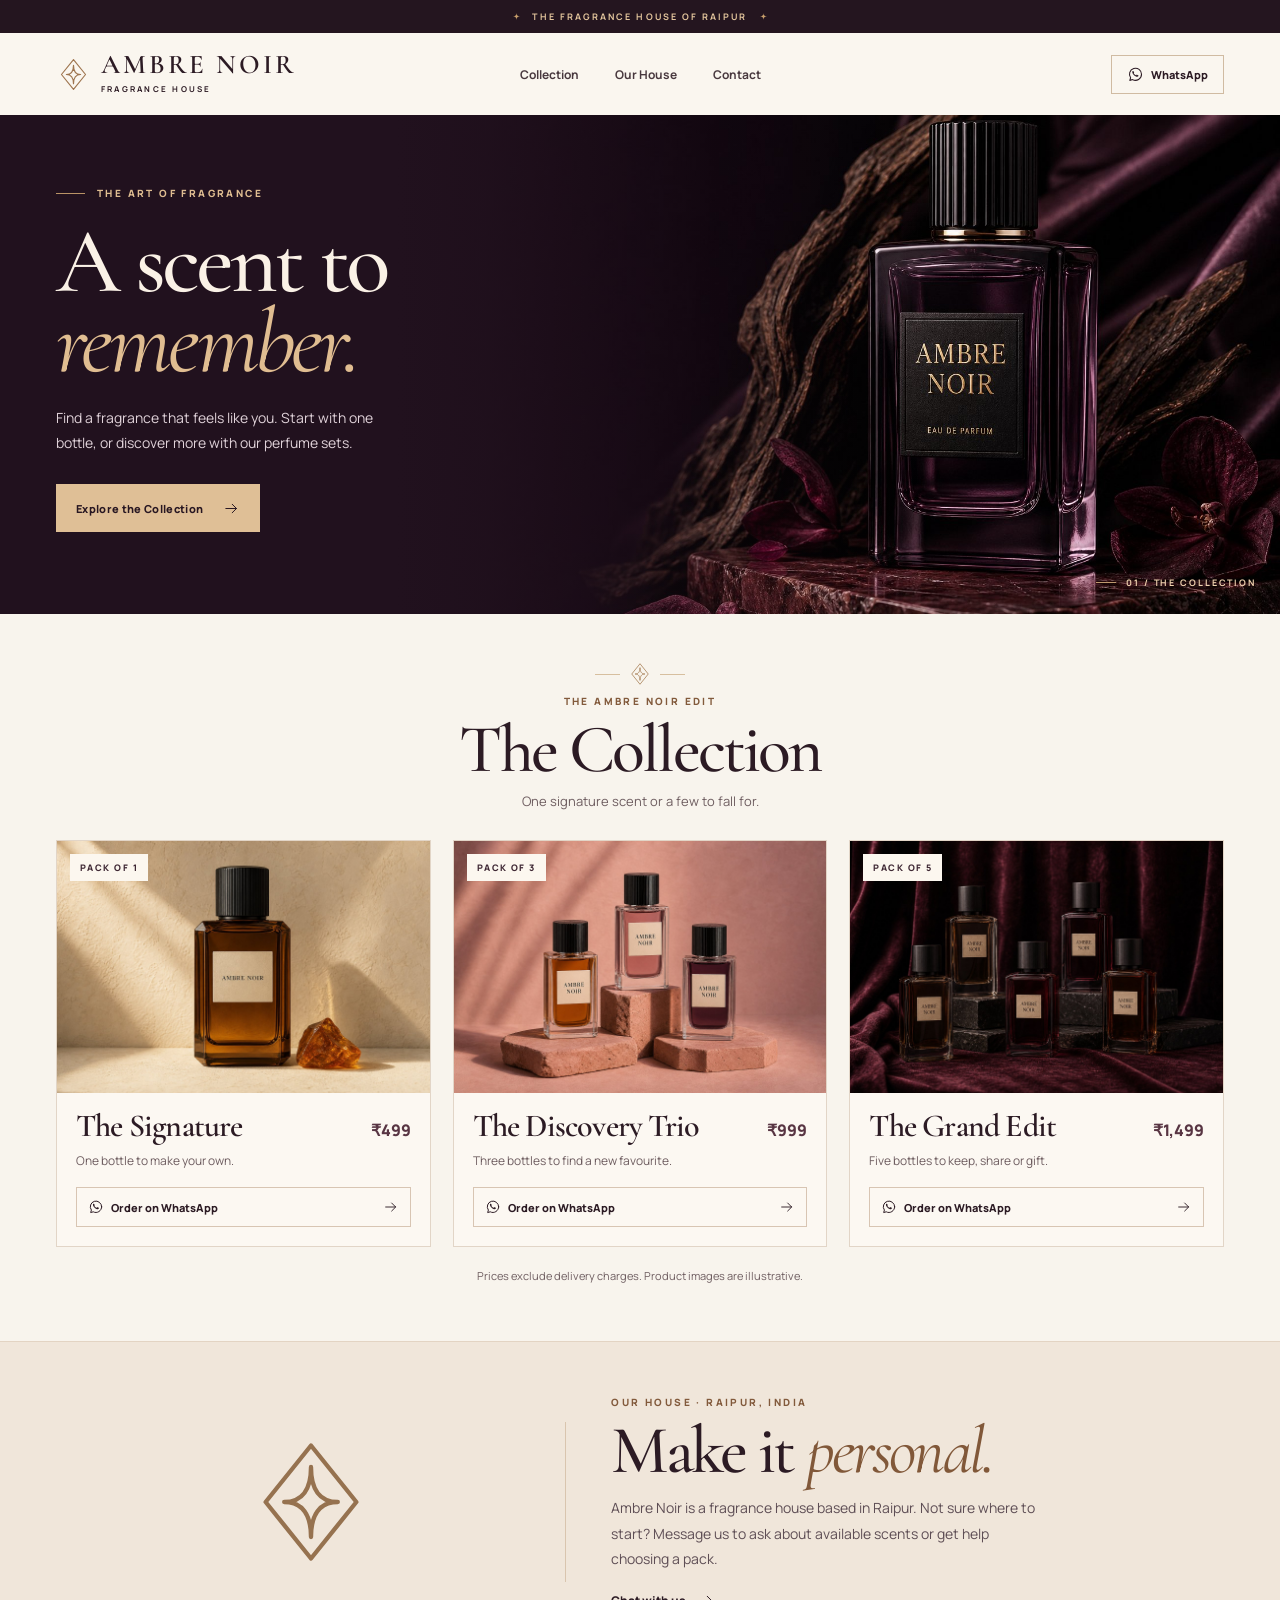
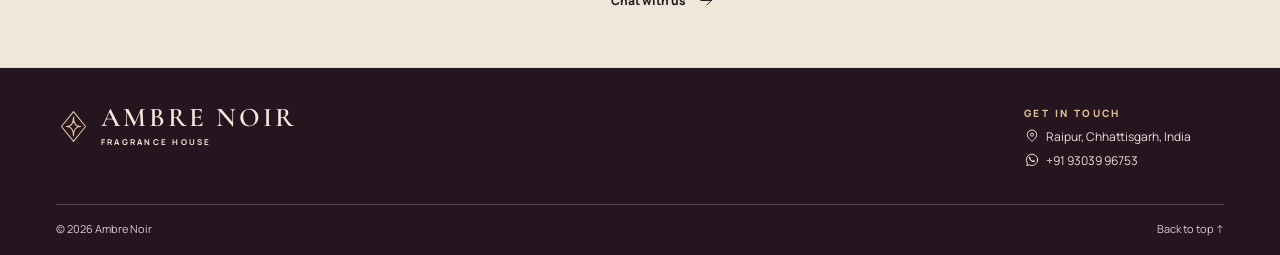
<file: index.html>
<!doctype html>
<html lang="en">
<head>
<meta charset="utf-8">
<meta name="viewport" content="width=device-width, initial-scale=1">
<meta name="description" content="Discover AMBRE NOIR, a fragrance house based in Raipur. Explore perfume packs of one, three, and five, and order on WhatsApp.">
<meta name="theme-color" content="#24151f">
<title>AMBRE NOIR — Fragrance House, Raipur</title>
<link rel="icon" href="data:image/svg+xml,%3Csvg xmlns='http://www.w3.org/2000/svg' viewBox='0 0 40 40'%3E%3Crect width='40' height='40' rx='6' fill='%2324151f'/%3E%3Cpath d='M20 6 32 20 20 34 8 20Z M20 12v16m-6-8h12' fill='none' stroke='%23dec198' stroke-width='1.2'/%3E%3C/svg%3E">
<link rel="stylesheet" href="styles.css">
</head>
<body id="top">
<svg class="symbols" xmlns="http://www.w3.org/2000/svg" aria-hidden="true">
<symbol id="mark" viewBox="0 0 32 32"><path d="M16 2.3 27 16 16 29.7 5 16Z M16 7.5c0 5.3 2 8.5 6.5 8.5-4.5 0-6.5 3.2-6.5 8.5 0-5.3-2-8.5-6.5-8.5 4.5 0 6.5-3.2 6.5-8.5Z" fill="none" stroke="currentColor" stroke-width="1.05" stroke-linejoin="round"/></symbol>
<symbol id="spark" viewBox="0 0 24 24"><path fill="currentColor" d="M12 0c0 8 4 12 12 12-8 0-12 4-12 12 0-8-4-12-12-12 8 0 12-4 12-12Z"/></symbol>
<symbol id="arrow" viewBox="0 0 24 24"><path d="M4 12h15m-6-6 6 6-6 6" fill="none" stroke="currentColor" stroke-width="1.4" stroke-linecap="round" stroke-linejoin="round"/></symbol>
<symbol id="wa" viewBox="0 0 24 24"><path d="M20.5 11.7a8.5 8.5 0 0 1-12.6 7.5L4 20.3l1.1-3.7A8.5 8.5 0 1 1 20.5 11.7Z" fill="none" stroke="currentColor" stroke-width="1.5" stroke-linecap="round" stroke-linejoin="round"/><path fill="currentColor" d="M9.2 7.4c-.2-.4-.4-.4-.7-.4-.4 0-1.1.5-1.1 1.6 0 2.1 2.5 5.2 5.3 6.3 2 .8 3.2 0 3.5-.7.1-.4.2-.8 0-.9l-2.1-1.1c-.3-.2-.5.1-.9.7-.2.3-.4.3-.7.2-1.2-.5-2.2-1.3-2.9-2.5-.1-.2-.1-.4.1-.6.3-.3.6-.7.4-1Z"/></symbol>
<symbol id="pin" viewBox="0 0 24 24"><path d="M19 10c0 5-7 10-7 10S5 15 5 10a7 7 0 1 1 14 0Z" fill="none" stroke="currentColor" stroke-width="1.5"/><circle cx="12" cy="10" r="2.3" fill="none" stroke="currentColor" stroke-width="1.5"/></symbol>
</svg>
<div class="announcement"><svg aria-hidden="true"><use href="#spark"/></svg> THE FRAGRANCE HOUSE OF RAIPUR <svg aria-hidden="true"><use href="#spark"/></svg></div>
<header class="site-header">
  <div class="nav-wrap wrap">
    <a class="brand" href="#top" aria-label="Ambre Noir home"><svg aria-hidden="true"><use href="#mark"/></svg><span>AMBRE NOIR<small>FRAGRANCE HOUSE</small></span></a>
    <nav aria-label="Main navigation"><a href="#collection">Collection</a><a href="#about">Our House</a><a href="#contact">Contact</a></nav>
    <a class="nav-cta" href="https://wa.me/919303996753" target="_blank" rel="noopener noreferrer"><svg aria-hidden="true"><use href="#wa"/></svg><span>WhatsApp</span></a>
  </div>
</header>
<main>
  <section class="hero" aria-labelledby="hero-title">
    <div class="hero-art" aria-hidden="true"><img src="assets/hero.jpg" alt="" fetchpriority="high"></div>
    <div class="hero-inner wrap">
      <p class="kicker hero-kicker"><span></span> THE ART OF FRAGRANCE</p>
      <h1 id="hero-title">A scent to<br><em>remember.</em></h1>
      <p class="hero-copy">Find a fragrance that feels like you. Start with one bottle, or discover more with our perfume sets.</p>
      <a class="button button-gold" href="#collection">Explore the Collection <svg aria-hidden="true"><use href="#arrow"/></svg></a>
    </div>
    <div class="hero-index" aria-hidden="true"><span></span> 01 / THE COLLECTION</div>
  </section>
  <section class="collection wrap" id="collection" aria-labelledby="collection-title">
    <div class="section-heading">
      <div class="ornament" aria-hidden="true"><span></span><svg><use href="#mark"/></svg><span></span></div>
      <p class="kicker">THE AMBRE NOIR EDIT</p>
      <h2 id="collection-title">The Collection</h2>
      <p>One signature scent or a few to fall for.</p>
    </div>
    <div class="product-grid">
      <article class="card">
        <div class="product-image"><img src="assets/single.jpg" alt="Illustration of a single amber perfume bottle" loading="lazy"><span class="pack">PACK OF 1</span></div>
        <div class="product-content"><div class="product-title"><h3>The Signature</h3><p class="price">₹499</p></div><p class="product-copy">One bottle to make your own.</p><a class="order" href="https://wa.me/919303996753?text=Hi%20Ambre%20Noir%21%20I%E2%80%99d%20like%20to%20order%20The%20Signature%20%28pack%20of%201%2C%20%E2%82%B9499%29.%20Could%20you%20share%20the%20available%20fragrances%20and%20delivery%20charges%3F" target="_blank" rel="noopener noreferrer" aria-label="Order The Signature on WhatsApp"><svg aria-hidden="true"><use href="#wa"/></svg> Order on WhatsApp <svg aria-hidden="true"><use href="#arrow"/></svg></a></div>
      </article>
      <article class="card">
        <div class="product-image"><img src="assets/trio.jpg" alt="Illustration of three perfume bottles on rose-colored plinths" loading="lazy"><span class="pack">PACK OF 3</span></div>
        <div class="product-content"><div class="product-title"><h3>The Discovery Trio</h3><p class="price">₹999</p></div><p class="product-copy">Three bottles to find a new favourite.</p><a class="order" href="https://wa.me/919303996753?text=Hi%20Ambre%20Noir%21%20I%E2%80%99d%20like%20to%20order%20The%20Discovery%20Trio%20%28pack%20of%203%2C%20%E2%82%B9999%29.%20Could%20you%20share%20the%20available%20fragrances%20and%20delivery%20charges%3F" target="_blank" rel="noopener noreferrer" aria-label="Order The Discovery Trio on WhatsApp"><svg aria-hidden="true"><use href="#wa"/></svg> Order on WhatsApp <svg aria-hidden="true"><use href="#arrow"/></svg></a></div>
      </article>
      <article class="card">
        <div class="product-image"><img src="assets/collection.jpg" alt="Illustration of five perfume bottles against dark plum fabric" loading="lazy"><span class="pack">PACK OF 5</span></div>
        <div class="product-content"><div class="product-title"><h3>The Grand Edit</h3><p class="price">₹1,499</p></div><p class="product-copy">Five bottles to keep, share or gift.</p><a class="order" href="https://wa.me/919303996753?text=Hi%20Ambre%20Noir%21%20I%E2%80%99d%20like%20to%20order%20The%20Grand%20Edit%20%28pack%20of%205%2C%20%E2%82%B91%2C499%29.%20Could%20you%20share%20the%20available%20fragrances%20and%20delivery%20charges%3F" target="_blank" rel="noopener noreferrer" aria-label="Order The Grand Edit on WhatsApp"><svg aria-hidden="true"><use href="#wa"/></svg> Order on WhatsApp <svg aria-hidden="true"><use href="#arrow"/></svg></a></div>
      </article>
    </div>
    <p class="delivery-note">Prices exclude delivery charges. Product images are illustrative.</p>
  </section>
  <section class="about" id="about" aria-labelledby="about-title">
    <div class="wrap about-inner"><div class="about-emblem" aria-hidden="true"><svg><use href="#mark"/></svg></div><div><p class="kicker">OUR HOUSE · RAIPUR, INDIA</p><h2 id="about-title">Make it <em>personal.</em></h2><p>Ambre Noir is a fragrance house based in Raipur. Not sure where to start? Message us to ask about available scents or get help choosing a pack.</p><a class="text-link" href="https://wa.me/919303996753" target="_blank" rel="noopener noreferrer">Chat with us <svg aria-hidden="true"><use href="#arrow"/></svg></a></div></div>
  </section>
</main>
<footer id="contact">
  <div class="wrap"><div class="footer-main">
    <a class="brand" href="#top" aria-label="Ambre Noir home"><svg aria-hidden="true"><use href="#mark"/></svg><span>AMBRE NOIR<small>FRAGRANCE HOUSE</small></span></a>
    <div class="footer-contact"><p class="kicker">GET IN TOUCH</p><p><svg aria-hidden="true"><use href="#pin"/></svg> Raipur, Chhattisgarh, India</p><a href="https://wa.me/919303996753" target="_blank" rel="noopener noreferrer"><svg aria-hidden="true"><use href="#wa"/></svg> +91 93039 96753</a></div>
  </div><div class="footer-bottom"><span>© 2026 Ambre Noir</span><a href="#top">Back to top ↑</a></div></div>
</footer>
</body>
</html>
</file>
<file: styles.css>
@font-face{font-family:Cormorant;src:url('assets/serif.woff2') format('woff2');font-style:normal;font-weight:300 700;font-display:swap}
@font-face{font-family:Cormorant;src:url('assets/italic.woff2') format('woff2');font-style:italic;font-weight:300 700;font-display:swap}
@font-face{font-family:Manrope;src:url('assets/sans.woff2') format('woff2');font-weight:400 800;font-display:swap}
:root{--paper:#f8f4ed;--ink:#2c1b24;--plum:#24151f;--gold:#d9b78a;--mute:#6e5d60;--serif:Cormorant,'Times New Roman',serif;--sans:Manrope,Arial,sans-serif}
*{box-sizing:border-box}html{scroll-behavior:smooth}body{margin:0;background:var(--paper);color:var(--ink);font-family:var(--sans);font-size:14px}a{color:inherit;text-decoration:none}p,h1,h2,h3{margin:0}img{display:block;width:100%}svg{display:block;width:20px;height:20px;flex-shrink:0}.symbols{position:absolute;width:0;height:0;overflow:hidden}.wrap{width:min(100% - 112px,1240px);margin-inline:auto}a:focus-visible{outline:2px solid #ab7646;outline-offset:5px}section[id],footer[id]{scroll-margin-top:18px}
.announcement{min-height:33px;display:flex;align-items:center;justify-content:center;gap:12px;background:#24151f;color:#e4c69d;font-size:9px;font-weight:700;letter-spacing:.23em;text-align:center;padding:7px 12px}.announcement svg{width:7px;height:7px;color:#c79e6b}
.site-header{background:#faf6ef}.nav-wrap{display:grid;grid-template-columns:1fr auto 1fr;align-items:center;min-height:82px;gap:20px}.brand{display:inline-flex;gap:10px;align-items:center;justify-self:start;font-family:var(--serif);font-size:27px;letter-spacing:.105em;font-weight:600;line-height:.9;white-space:nowrap}.brand svg{width:35px;height:35px;color:#9e754f}.brand small{display:block;font:700 8px/1.3 var(--sans);letter-spacing:.28em;margin-top:7px}.site-header nav{display:flex;align-items:center;gap:36px;color:#48383e;font-size:12px;font-weight:700}.site-header nav a{padding:10px 0}.site-header nav a:hover,.text-link:hover,.footer-bottom a:hover{text-decoration:underline;text-underline-offset:5px}.nav-cta{justify-self:end;display:inline-flex;align-items:center;gap:7px;border:1px solid #d0bba2;padding:10px 15px;font-size:11px;font-weight:800;transition:background .2s,color .2s}.nav-cta svg{width:17px;height:17px}.nav-cta:hover{background:var(--plum);color:var(--paper);border-color:var(--plum)}
.hero{isolation:isolate;position:relative;overflow:hidden;min-height:clamp(480px,39vw,640px);display:flex;align-items:center;background:#21111e;color:#faf1e6}.hero-art{position:absolute;inset:0 0 0 31%;z-index:-1}.hero-art img{width:100%;height:100%;object-fit:cover;object-position:50% 46%}.hero-art::after{content:'';position:absolute;inset:0;background:linear-gradient(90deg,#21111e 0%,rgba(33,17,30,.88) 10%,rgba(33,17,30,.22) 36%,transparent 60%)}.hero-inner{padding-block:65px 76px;position:relative}.kicker{font-weight:800;letter-spacing:.24em;font-size:10px;line-height:1.5;color:#825a3c}.hero-kicker{display:flex;align-items:center;gap:12px;color:#dfbd91}.hero-kicker span{width:29px;height:1px;background:#b99366}.hero h1{font-family:var(--serif);font-size:clamp(76px,7.2vw,112px);font-weight:500;line-height:.81;letter-spacing:-.042em;margin:24px 0}.hero h1 em{display:inline-block;color:#e0bd91;font-weight:400;margin-top:6px}.hero-copy{max-width:318px;color:#e0d2d9;font-size:14px;line-height:1.8;margin:25px 0 29px}.button{display:inline-flex;align-items:center;justify-content:center;gap:20px;padding:0 20px;min-height:48px;font-size:11px;font-weight:800;letter-spacing:.03em;transition:background .2s,color .2s}.button svg{width:17px;height:17px}.button-gold{background:#dfbf96;color:#281722}.button-gold:hover{background:#f1d9b7}.hero-index{position:absolute;bottom:25px;right:max(24px,calc((100% - 1240px) / 2));display:flex;align-items:center;gap:10px;font-size:9px;letter-spacing:.21em;color:#f0d2af;font-weight:700}.hero-index span{width:20px;height:1px;background:#be996e}
.collection{padding-top:48px;padding-bottom:58px}.section-heading{text-align:center;margin-bottom:30px}.ornament{display:flex;align-items:center;justify-content:center;gap:8px;color:#a67d54;margin-bottom:8px}.ornament span{width:25px;height:1px;background:#d7bf9f}.ornament svg{width:24px;height:24px}.section-heading h2,.about h2{font-family:var(--serif);font-size:clamp(51px,5.3vw,76px);font-weight:500;line-height:.96;letter-spacing:-.042em;margin:8px 0 10px}.section-heading>p:last-child{color:var(--mute);font-size:13px}.product-grid{display:grid;grid-template-columns:repeat(3,minmax(0,1fr));gap:22px}.card{min-width:0;border:1px solid #e2d5c7;background:#fcf8f2}.product-image{position:relative;overflow:hidden;aspect-ratio:1.48;background:#dac4ae}.product-image img{height:100%;object-fit:cover;transition:transform .45s ease}.card:hover img{transform:scale(1.035)}.pack{position:absolute;top:13px;left:13px;padding:7px 10px;background:#fcf7ef;color:#3e2733;letter-spacing:.16em;font-size:9px;font-weight:800}.product-content{padding:17px 19px 19px}.product-title{display:flex;align-items:baseline;gap:8px;justify-content:space-between}.product-title h3{font:600 clamp(23px,2.5vw,37px)/1 var(--serif);letter-spacing:-.025em}.price{font-size:16px;white-space:nowrap;color:#583543;font-weight:800}.product-copy{color:var(--mute);margin:9px 0 17px;font-size:12px;line-height:1.6}.order{border:1px solid #d8c5b3;display:flex;align-items:center;gap:7px;padding:8px 11px;min-height:40px;font-size:11px;font-weight:800;transition:background .2s,color .2s,border-color .2s}.order svg{width:16px;height:16px}.order svg:last-child{margin-left:auto}.order:hover{background:var(--plum);color:var(--paper);border-color:var(--plum)}.delivery-note{margin-top:21px;text-align:center;font-size:11px;color:var(--mute)}
.about{background:#f0e6da;border-block:1px solid #e3d4c3}.about-inner{display:grid;grid-template-columns:1fr 1.2fr;align-items:center;gap:45px;padding-block:53px 58px}.about-emblem{display:grid;place-items:center;color:#96724f;min-height:160px;border-right:1px solid #d9c5ae}.about-emblem svg{width:132px;height:132px}.about h2 em{color:#815839;font-weight:400}.about p:not(.kicker){color:#5e4e55;max-width:430px;line-height:1.8;margin:12px 0 19px}.text-link{display:inline-flex;align-items:center;gap:12px;font-size:12px;font-weight:800}.text-link svg{width:17px;height:17px}
footer{background:var(--plum);color:#f6e9de;padding:38px 0 19px}footer .brand svg,footer .kicker{color:#dfbf96}.footer-main{display:flex;justify-content:space-between;gap:25px;align-items:flex-start;padding-bottom:28px}.footer-contact{min-width:200px}.footer-contact a,.footer-contact p:not(.kicker){display:flex;align-items:center;gap:6px;color:#efe1dc;font-size:12px;margin:7px 0}.footer-contact a:hover{text-decoration:underline}.footer-contact svg{width:16px;height:16px}.footer-bottom{display:flex;justify-content:space-between;gap:10px;border-top:1px solid #58434e;padding-top:16px;color:#dcc8ce;font-size:11px}
@media(max-width:1020px){.wrap{width:calc(100% - 72px)}.site-header nav{gap:24px}.product-grid{gap:14px}.product-content{padding-inline:13px}.hero-art{left:24%}.hero-index{right:36px}}
@media(max-width:720px){.wrap{width:calc(100% - 36px)}.nav-wrap{grid-template-columns:1fr auto;gap:0 10px;min-height:0;padding-top:11px}.brand{font-size:22px;gap:6px}.brand svg{width:28px;height:28px}.brand small{font-size:7px;letter-spacing:.23em;margin-top:5px}.site-header nav{grid-column:1/-1;grid-row:2;justify-content:center;gap:clamp(23px,9vw,44px);margin-top:9px;border-top:1px solid #eadfd4;font-size:11px}.site-header nav a{padding:10px 0 11px}.nav-cta{grid-column:2;grid-row:1;padding:7px 8px;font-size:10px}.nav-cta svg{width:15px;height:15px}.hero{min-height:0;display:block}.hero-art{inset:0 0 auto;height:clamp(235px,70vw,375px)}.hero-art img{object-position:61% 39%}.hero-art::after{background:linear-gradient(0deg,#21111e,rgba(33,17,30,.92) 5%,rgba(33,17,30,.25) 25%,transparent 58%)}.hero-inner{padding-top:clamp(220px,65vw,346px);padding-bottom:35px}.hero h1{font-size:clamp(63px,14vw,91px);margin:15px 0 18px}.hero-copy{margin:19px 0 22px}.hero-index{display:none}.collection{padding-top:35px;padding-bottom:38px}.section-heading{margin-bottom:22px}.product-grid{grid-template-columns:repeat(2,minmax(0,1fr))}.about-inner{gap:22px;padding-block:30px}.about-emblem{min-height:120px}.about-emblem svg{width:83px;height:83px}.about h2{font-size:43px}}
@media(max-width:520px){.product-grid{grid-template-columns:1fr;gap:16px}.product-content{padding:15px}.product-title h3{font-size:32px}.about-inner{grid-template-columns:1fr;gap:10px}.about-emblem{display:none}.footer-main{flex-wrap:wrap;gap:20px}}
@media(prefers-reduced-motion:reduce){*,*::before,*::after{scroll-behavior:auto!important;transition:none!important}}
</file>
